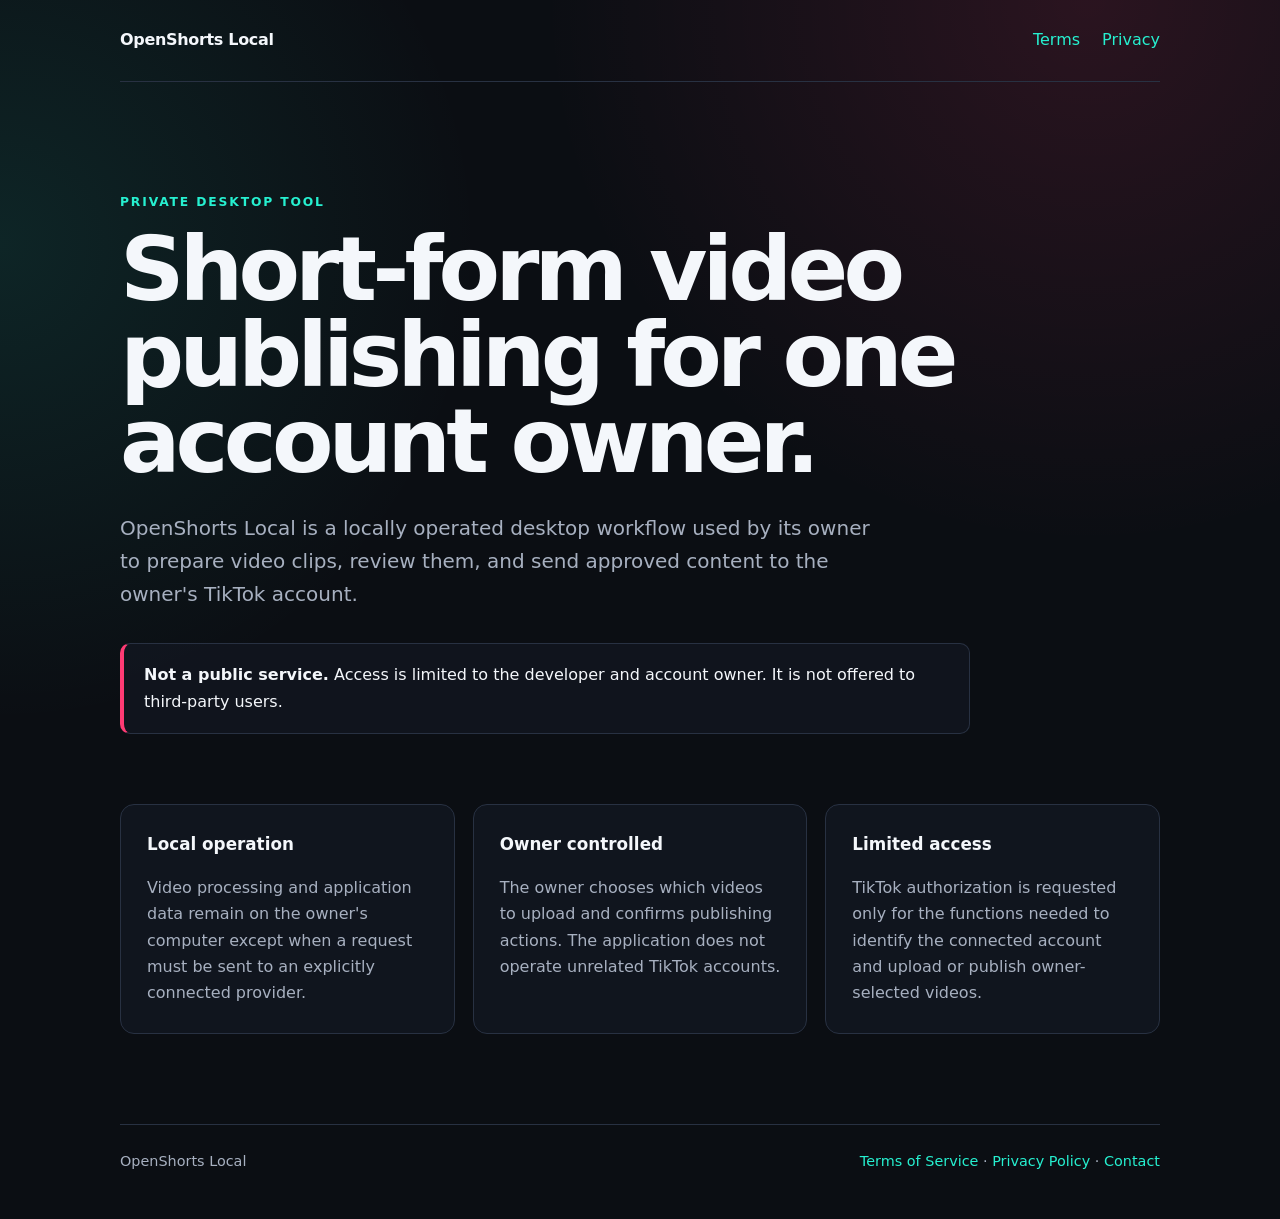
<file: index.html>
<!doctype html>
<html lang="en">
<head>
  <meta charset="utf-8">
  <meta name="viewport" content="width=device-width,initial-scale=1">
  <meta name="description" content="OpenShorts Local is a private desktop workflow for preparing and posting short-form videos to the owner's TikTok account.">
  <title>OpenShorts Local</title>
  <link rel="stylesheet" href="styles.css">
</head>
<body>
  <main>
    <nav><a class="brand" href="index.html">OpenShorts Local</a><div><a href="terms.html">Terms</a><a href="privacy.html">Privacy</a></div></nav>
    <section class="hero">
      <p class="eyebrow">PRIVATE DESKTOP TOOL</p>
      <h1>Short-form video publishing for one account owner.</h1>
      <p class="lead">OpenShorts Local is a locally operated desktop workflow used by its owner to prepare video clips, review them, and send approved content to the owner's TikTok account.</p>
      <div class="notice"><strong>Not a public service.</strong> Access is limited to the developer and account owner. It is not offered to third-party users.</div>
    </section>
    <section class="grid">
      <article><h2>Local operation</h2><p>Video processing and application data remain on the owner's computer except when a request must be sent to an explicitly connected provider.</p></article>
      <article><h2>Owner controlled</h2><p>The owner chooses which videos to upload and confirms publishing actions. The application does not operate unrelated TikTok accounts.</p></article>
      <article><h2>Limited access</h2><p>TikTok authorization is requested only for the functions needed to identify the connected account and upload or publish owner-selected videos.</p></article>
    </section>
    <footer><span>OpenShorts Local</span><span><a href="terms.html">Terms of Service</a> · <a href="privacy.html">Privacy Policy</a> · <a href="https://github.com/COffeplace">Contact</a></span></footer>
  </main>
</body>
</html>
</file>
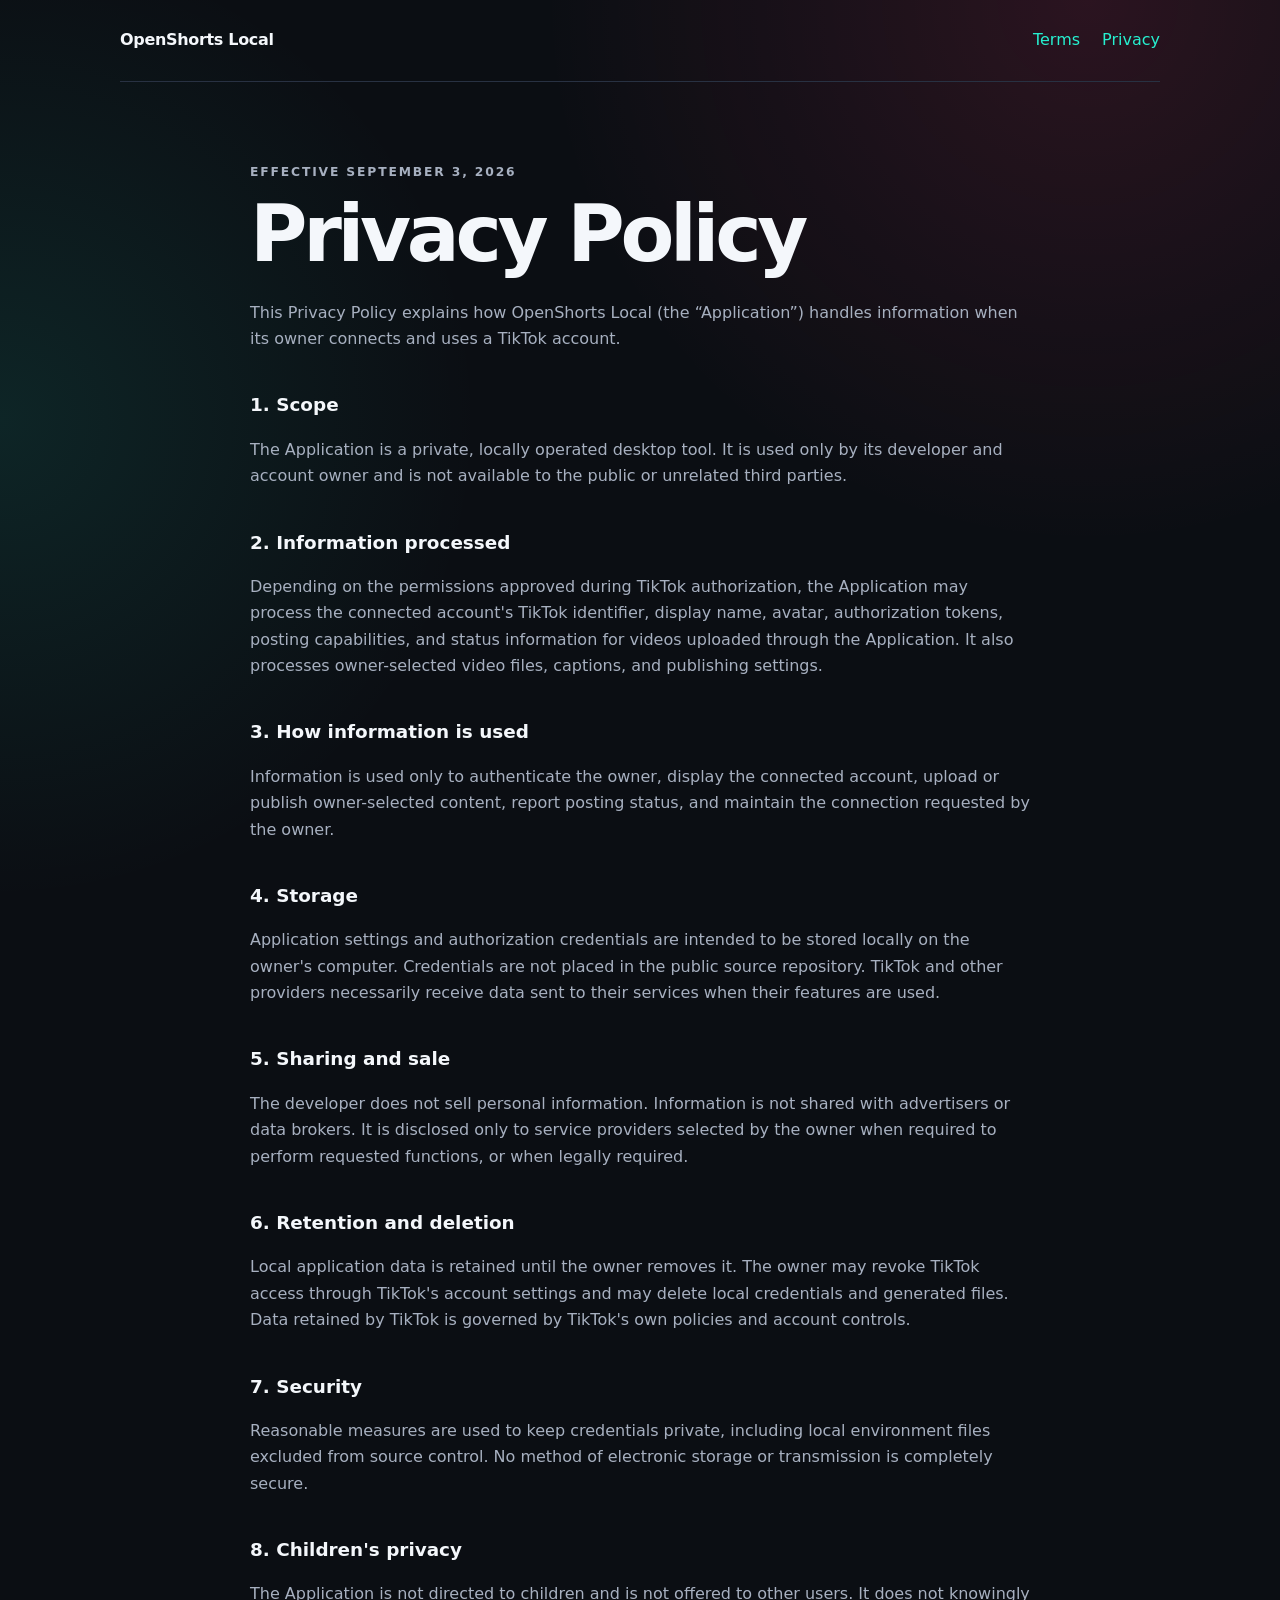
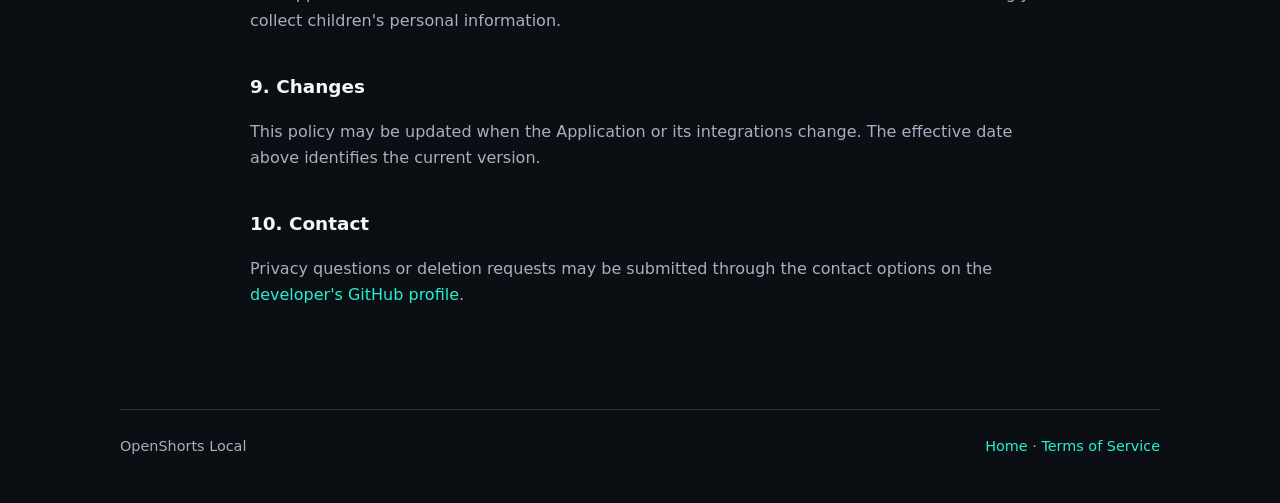
<file: privacy.html>
<!doctype html>
<html lang="en">
<head>
  <meta charset="utf-8">
  <meta name="viewport" content="width=device-width,initial-scale=1">
  <meta name="description" content="Privacy Policy for OpenShorts Local.">
  <title>Privacy Policy · OpenShorts Local</title>
  <link rel="stylesheet" href="styles.css">
</head>
<body>
  <main>
    <nav><a class="brand" href="index.html">OpenShorts Local</a><div><a href="terms.html">Terms</a><a aria-current="page" href="privacy.html">Privacy</a></div></nav>
    <article class="legal">
      <p class="eyebrow">EFFECTIVE SEPTEMBER 3, 2026</p>
      <h1>Privacy Policy</h1>
      <p>This Privacy Policy explains how OpenShorts Local (the “Application”) handles information when its owner connects and uses a TikTok account.</p>

      <h2>1. Scope</h2>
      <p>The Application is a private, locally operated desktop tool. It is used only by its developer and account owner and is not available to the public or unrelated third parties.</p>

      <h2>2. Information processed</h2>
      <p>Depending on the permissions approved during TikTok authorization, the Application may process the connected account's TikTok identifier, display name, avatar, authorization tokens, posting capabilities, and status information for videos uploaded through the Application. It also processes owner-selected video files, captions, and publishing settings.</p>

      <h2>3. How information is used</h2>
      <p>Information is used only to authenticate the owner, display the connected account, upload or publish owner-selected content, report posting status, and maintain the connection requested by the owner.</p>

      <h2>4. Storage</h2>
      <p>Application settings and authorization credentials are intended to be stored locally on the owner's computer. Credentials are not placed in the public source repository. TikTok and other providers necessarily receive data sent to their services when their features are used.</p>

      <h2>5. Sharing and sale</h2>
      <p>The developer does not sell personal information. Information is not shared with advertisers or data brokers. It is disclosed only to service providers selected by the owner when required to perform requested functions, or when legally required.</p>

      <h2>6. Retention and deletion</h2>
      <p>Local application data is retained until the owner removes it. The owner may revoke TikTok access through TikTok's account settings and may delete local credentials and generated files. Data retained by TikTok is governed by TikTok's own policies and account controls.</p>

      <h2>7. Security</h2>
      <p>Reasonable measures are used to keep credentials private, including local environment files excluded from source control. No method of electronic storage or transmission is completely secure.</p>

      <h2>8. Children's privacy</h2>
      <p>The Application is not directed to children and is not offered to other users. It does not knowingly collect children's personal information.</p>

      <h2>9. Changes</h2>
      <p>This policy may be updated when the Application or its integrations change. The effective date above identifies the current version.</p>

      <h2>10. Contact</h2>
      <p>Privacy questions or deletion requests may be submitted through the contact options on the <a href="https://github.com/COffeplace">developer's GitHub profile</a>.</p>
    </article>
    <footer><span>OpenShorts Local</span><span><a href="index.html">Home</a> · <a href="terms.html">Terms of Service</a></span></footer>
  </main>
</body>
</html>
</file>
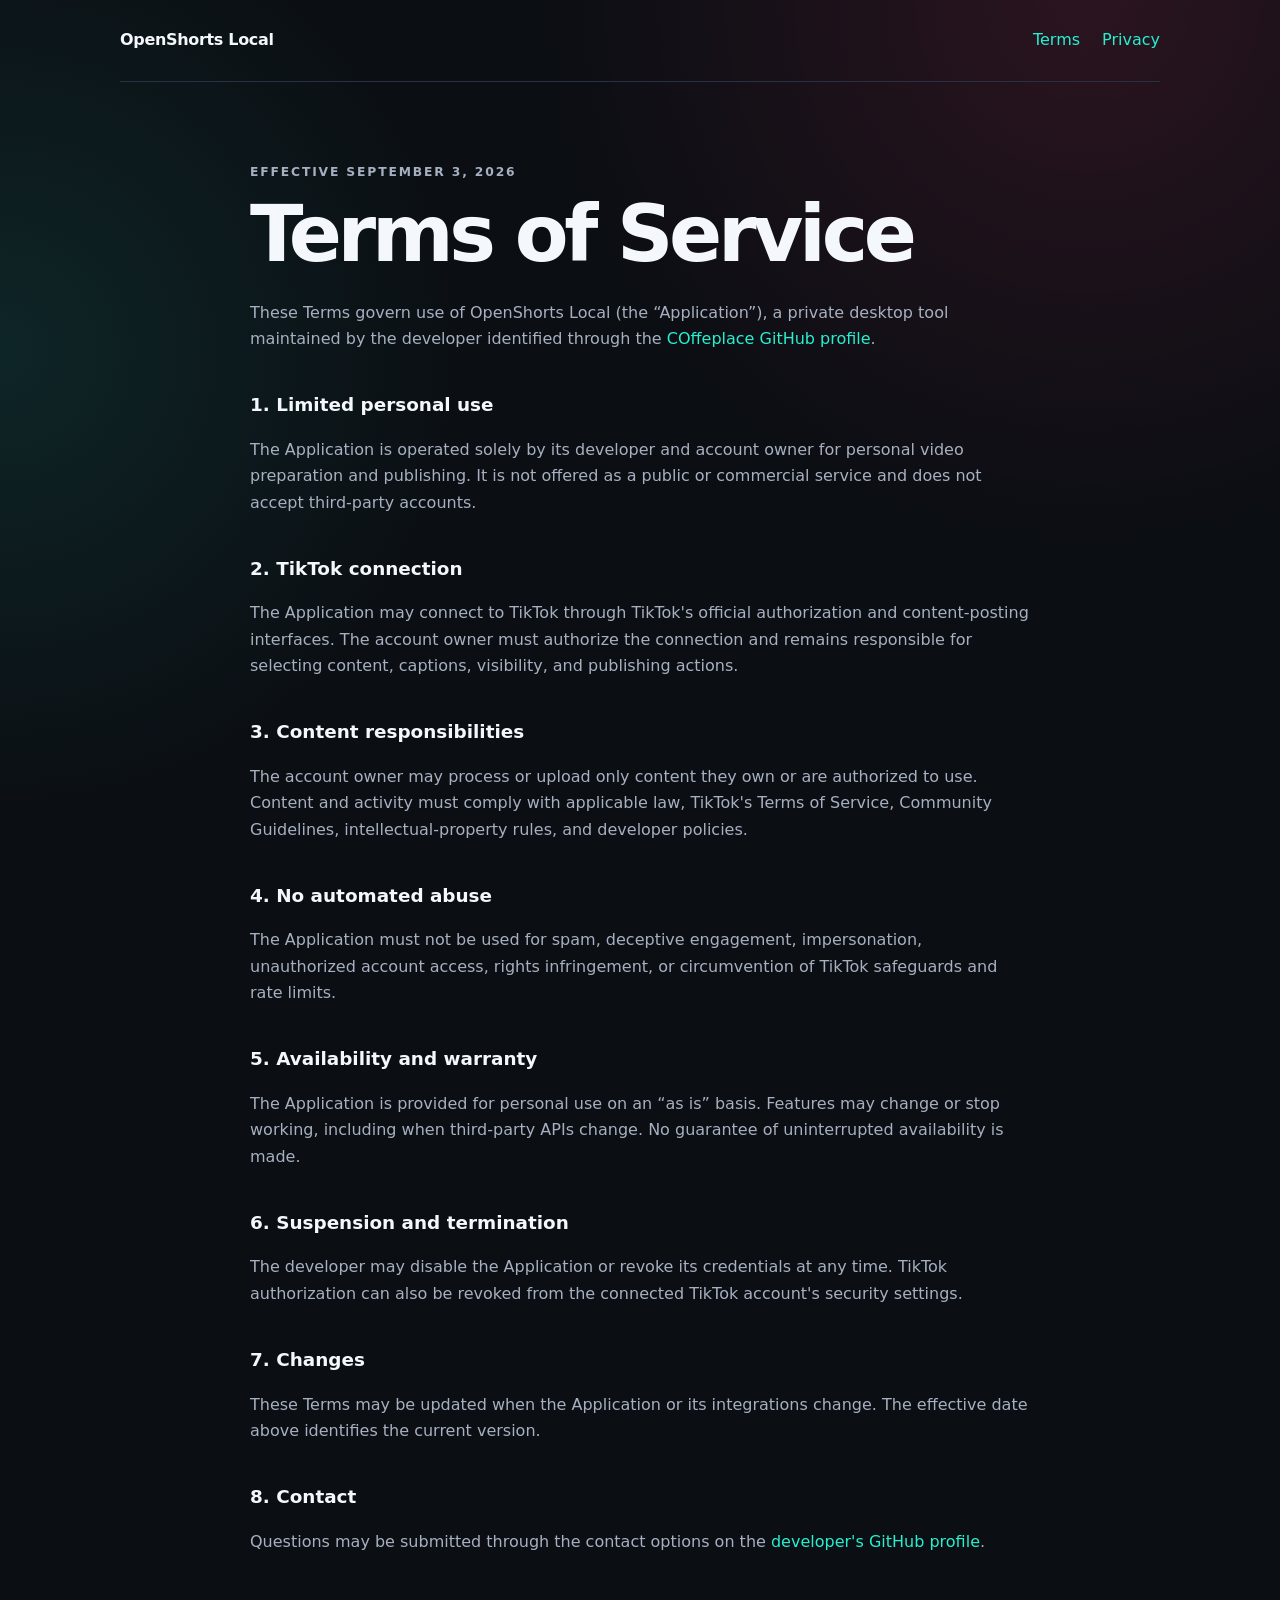
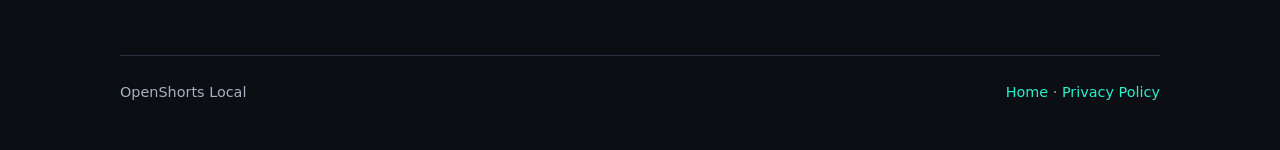
<file: terms.html>
<!doctype html>
<html lang="en">
<head>
  <meta charset="utf-8">
  <meta name="viewport" content="width=device-width,initial-scale=1">
  <meta name="description" content="Terms of Service for OpenShorts Local.">
  <title>Terms of Service · OpenShorts Local</title>
  <link rel="stylesheet" href="styles.css">
</head>
<body>
  <main>
    <nav><a class="brand" href="index.html">OpenShorts Local</a><div><a aria-current="page" href="terms.html">Terms</a><a href="privacy.html">Privacy</a></div></nav>
    <article class="legal">
      <p class="eyebrow">EFFECTIVE SEPTEMBER 3, 2026</p>
      <h1>Terms of Service</h1>
      <p>These Terms govern use of OpenShorts Local (the “Application”), a private desktop tool maintained by the developer identified through the <a href="https://github.com/COffeplace">COffeplace GitHub profile</a>.</p>

      <h2>1. Limited personal use</h2>
      <p>The Application is operated solely by its developer and account owner for personal video preparation and publishing. It is not offered as a public or commercial service and does not accept third-party accounts.</p>

      <h2>2. TikTok connection</h2>
      <p>The Application may connect to TikTok through TikTok's official authorization and content-posting interfaces. The account owner must authorize the connection and remains responsible for selecting content, captions, visibility, and publishing actions.</p>

      <h2>3. Content responsibilities</h2>
      <p>The account owner may process or upload only content they own or are authorized to use. Content and activity must comply with applicable law, TikTok's Terms of Service, Community Guidelines, intellectual-property rules, and developer policies.</p>

      <h2>4. No automated abuse</h2>
      <p>The Application must not be used for spam, deceptive engagement, impersonation, unauthorized account access, rights infringement, or circumvention of TikTok safeguards and rate limits.</p>

      <h2>5. Availability and warranty</h2>
      <p>The Application is provided for personal use on an “as is” basis. Features may change or stop working, including when third-party APIs change. No guarantee of uninterrupted availability is made.</p>

      <h2>6. Suspension and termination</h2>
      <p>The developer may disable the Application or revoke its credentials at any time. TikTok authorization can also be revoked from the connected TikTok account's security settings.</p>

      <h2>7. Changes</h2>
      <p>These Terms may be updated when the Application or its integrations change. The effective date above identifies the current version.</p>

      <h2>8. Contact</h2>
      <p>Questions may be submitted through the contact options on the <a href="https://github.com/COffeplace">developer's GitHub profile</a>.</p>
    </article>
    <footer><span>OpenShorts Local</span><span><a href="index.html">Home</a> · <a href="privacy.html">Privacy Policy</a></span></footer>
  </main>
</body>
</html>
</file>
<file: styles.css>
:root{color-scheme:dark;--bg:#0b0e13;--panel:#121721;--text:#f4f7fb;--muted:#a7b0c0;--line:#283142;--accent:#26f0d0;--accent2:#ff3b74}*{box-sizing:border-box}html{background:var(--bg);color:var(--text);font-family:Inter,ui-sans-serif,system-ui,-apple-system,"Segoe UI",sans-serif;line-height:1.65}body{margin:0;background:radial-gradient(circle at 85% 0%,rgba(255,59,116,.13),transparent 34rem),radial-gradient(circle at 0% 20%,rgba(38,240,208,.1),transparent 30rem)}main{width:min(1040px,calc(100% - 40px));margin:auto;min-height:100vh}nav{height:82px;display:flex;align-items:center;justify-content:space-between;border-bottom:1px solid var(--line)}nav div{display:flex;gap:22px}a{color:var(--accent);text-decoration:none}a:hover{text-decoration:underline}.brand{color:var(--text);font-weight:800;letter-spacing:-.02em}.hero{padding:110px 0 70px;max-width:850px}.eyebrow{font-size:.77rem;font-weight:800;letter-spacing:.15em;color:var(--accent);margin:0 0 14px}h1{font-size:clamp(2.55rem,7vw,5.8rem);line-height:.96;letter-spacing:-.055em;margin:0 0 28px}.lead{font-size:1.25rem;color:var(--muted);max-width:760px}.notice{margin-top:32px;border:1px solid var(--line);border-left:4px solid var(--accent2);padding:18px 20px;background:rgba(18,23,33,.78);border-radius:10px}.grid{display:grid;grid-template-columns:repeat(3,1fr);gap:18px;padding:0 0 90px}.grid article{background:rgba(18,23,33,.82);border:1px solid var(--line);border-radius:14px;padding:26px}.grid h2{font-size:1.05rem;margin-top:0}.grid p{color:var(--muted);margin-bottom:0}.legal{max-width:780px;margin:80px auto 100px}.legal h1{font-size:clamp(2.7rem,7vw,4.9rem)}.legal h2{font-size:1.15rem;margin:38px 0 8px}.legal p{color:var(--muted)}footer{display:flex;justify-content:space-between;gap:20px;border-top:1px solid var(--line);padding:25px 0 45px;color:var(--muted);font-size:.9rem}@media(max-width:720px){main{width:min(100% - 28px,1040px)}nav{height:auto;padding:22px 0;align-items:flex-start;gap:16px}.grid{grid-template-columns:1fr}.hero{padding-top:72px}footer{flex-direction:column}}
</file>
